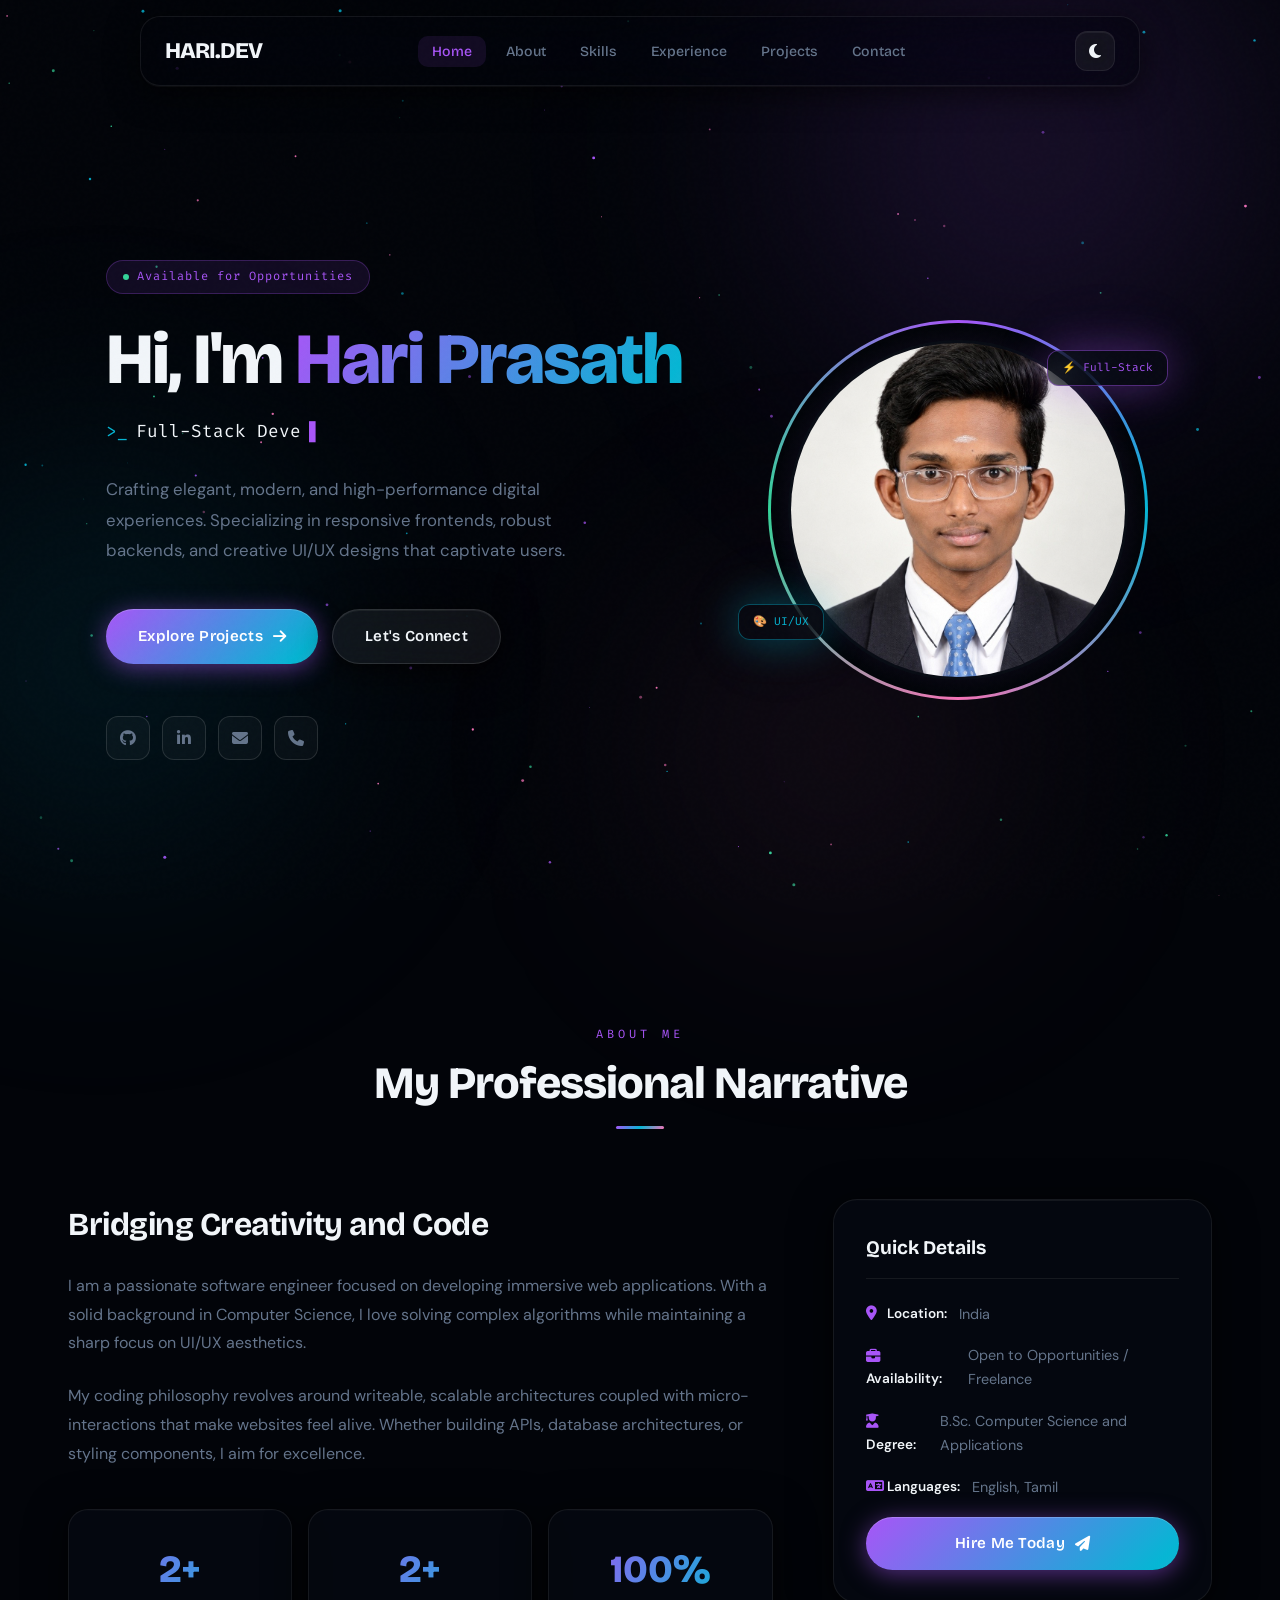
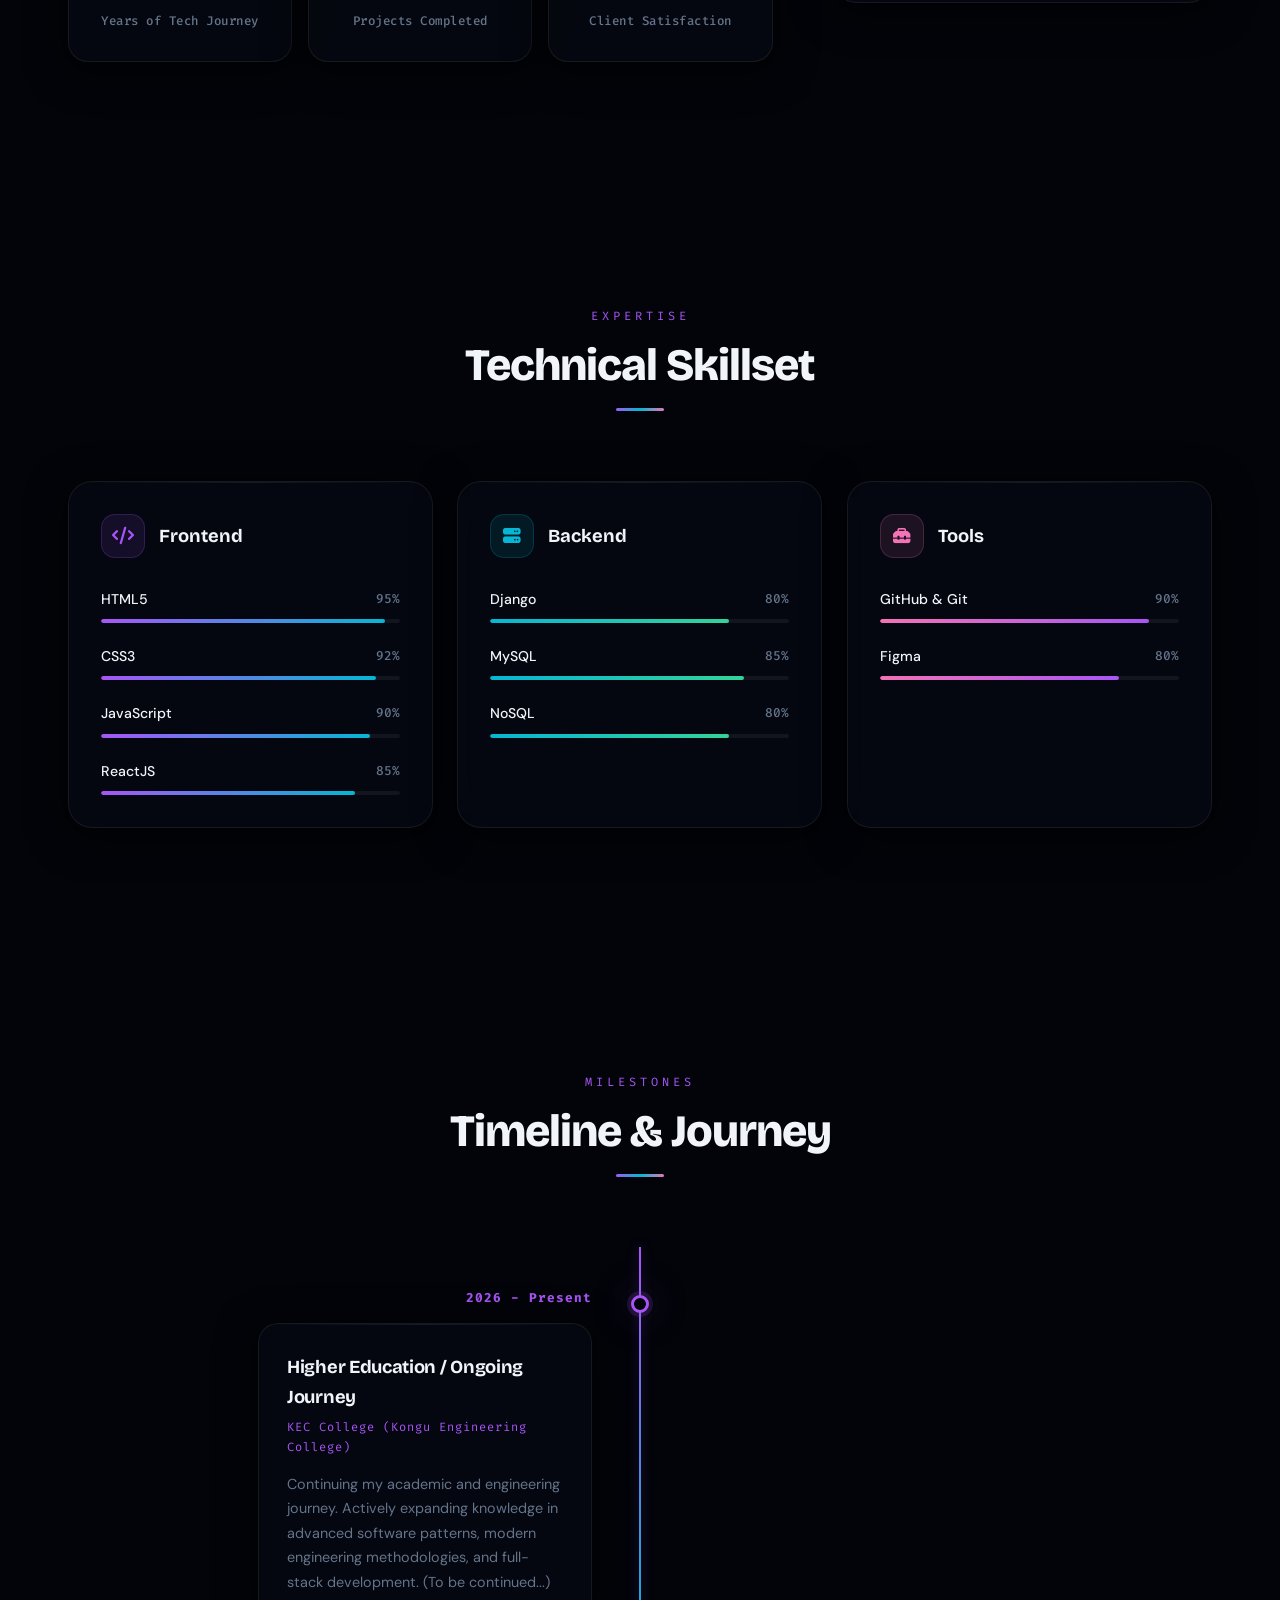
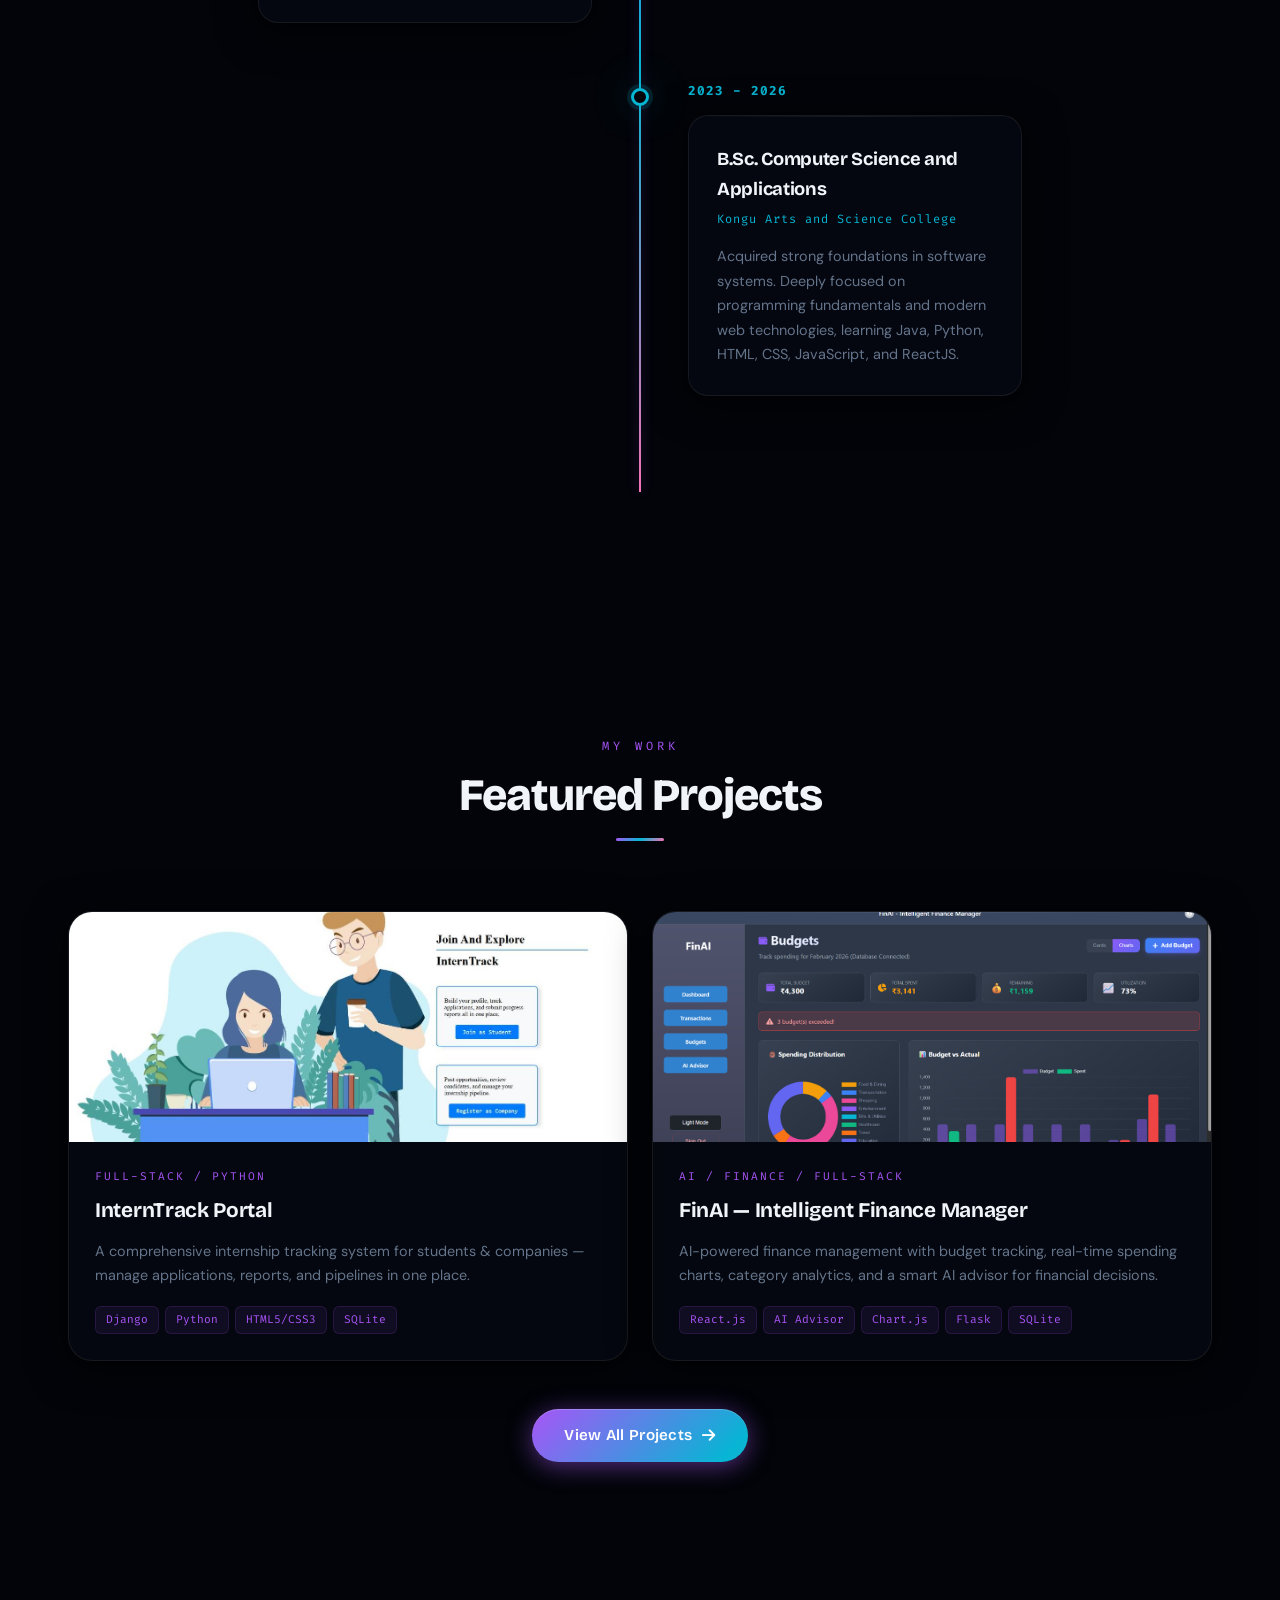
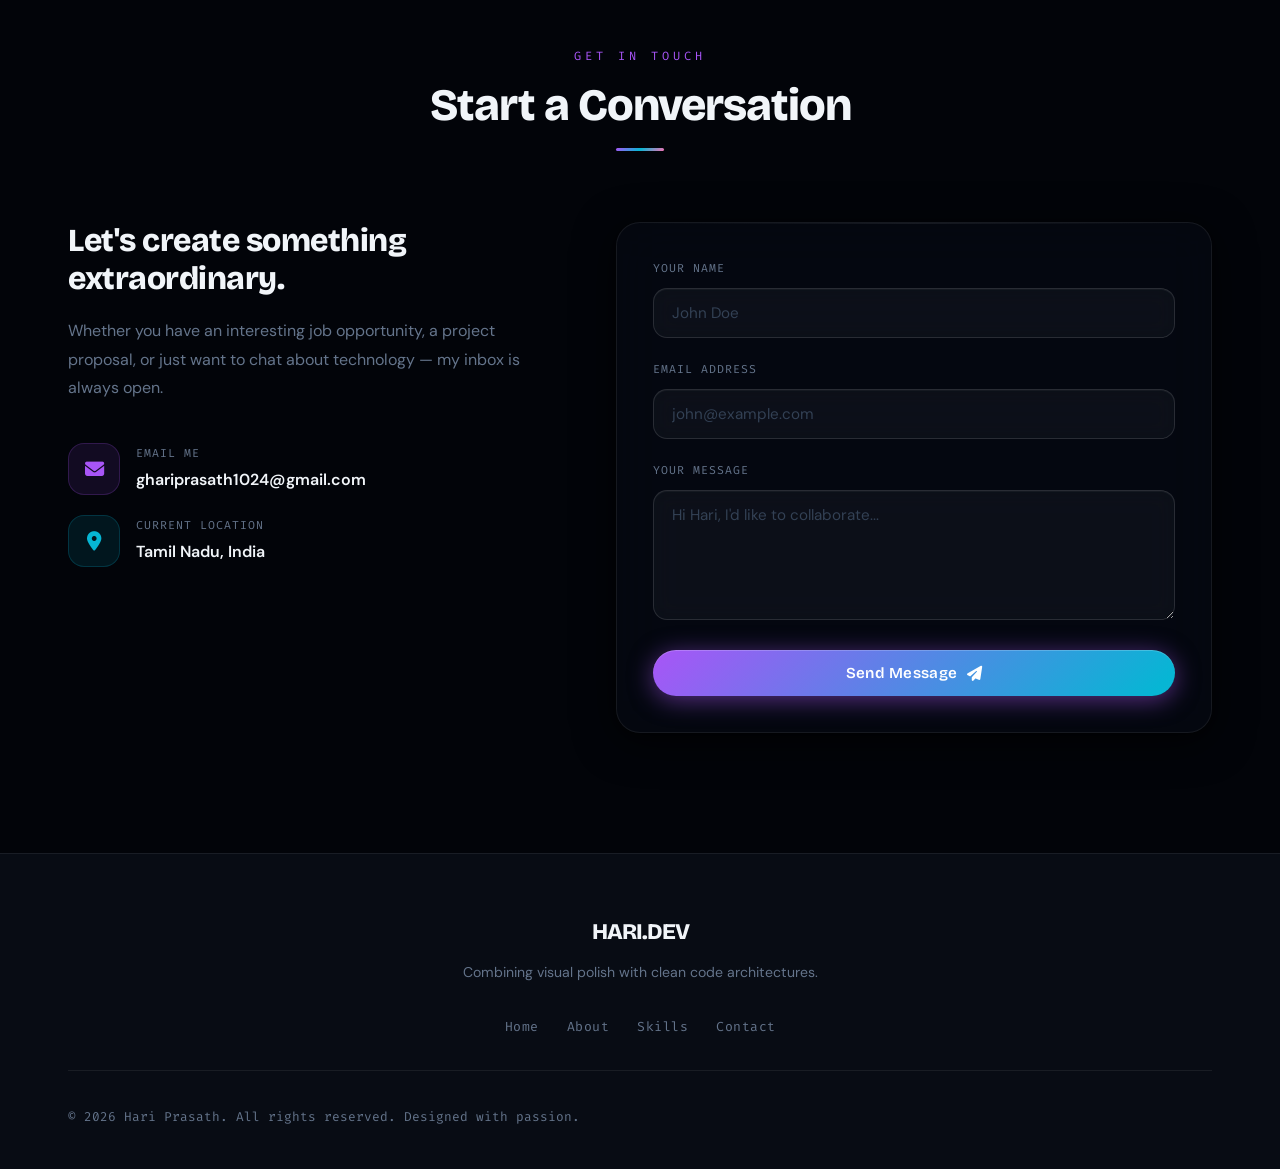
<file: index.html>
<!DOCTYPE html>
<html lang="en" data-theme="dark">
<head>
  <meta charset="UTF-8">
  <meta name="viewport" content="width=device-width, initial-scale=1.0">
  <meta name="description" content="Hari Prasath - Creative Full-Stack Developer & UI/UX Designer. Explore my projects, skills, and professional journey.">
  <meta name="keywords" content="Hari Prasath, Portfolio, Full-Stack Developer, Web Developer, React, Node.js, HTML, CSS, JavaScript">
  <meta name="author" content="Hari Prasath">
  
  <!-- Open Graph / Facebook -->
  <meta property="og:type" content="website">
  <meta property="og:url" content="https://ghariprasath.netlify.app/">
  <meta property="og:title" content="Hari Prasath | Creative Full-Stack Developer">
  <meta property="og:description" content="Explore the portfolio of Hari Prasath, showcasing responsive web design, interactive apps, and full-stack solutions.">
  <meta property="og:image" content="./assets/project_dashboard.png">

  <title>Hari Prasath | Creative Full-Stack Developer</title>

  <!-- Google Fonts -->
  <link rel="preconnect" href="https://fonts.googleapis.com">
  <link rel="preconnect" href="https://fonts.gstatic.com" crossorigin>
  <link href="https://fonts.googleapis.com/css2?family=Bricolage+Grotesque:opsz,wght@12..96,400;12..96,500;12..96,600;12..96,700;12..96,800&family=DM+Sans:ital,opsz,wght@0,9..40,300;0,9..40,400;0,9..40,500;0,9..40,600;1,9..40,300&family=Fira+Code:wght@400;500;600&display=swap" rel="stylesheet">

  <!-- FontAwesome Icons -->
  <link rel="stylesheet" href="https://cdnjs.cloudflare.com/ajax/libs/font-awesome/6.4.0/css/all.min.css">

  <!-- Custom Styles -->
  <link rel="stylesheet" href="style.css">
</head>
<body>



  <!-- Particle Canvas -->
  <canvas id="particle-canvas"></canvas>

  <!-- Background Decorative Blobs -->
  <div class="bg-blob blob-1"></div>
  <div class="bg-blob blob-2"></div>
  <div class="bg-blob blob-3"></div>

  <!-- Header & Navigation -->
  <header class="header" id="main-header">
    <div class="nav-container">
      <a href="#hero" class="logo" id="nav-logo">
        <span class="gradient-text">HARI</span>.DEV
      </a>

      <!-- Desktop Nav Links -->
      <nav class="nav-menu" id="nav-menu">
        <ul class="nav-list">
          <li class="nav-item"><a href="#hero" class="nav-link active" id="link-hero">Home</a></li>
          <li class="nav-item"><a href="#about" class="nav-link" id="link-about">About</a></li>
          <li class="nav-item"><a href="#skills" class="nav-link" id="link-skills">Skills</a></li>
          <li class="nav-item"><a href="#experience" class="nav-link" id="link-experience">Experience</a></li>
          <li class="nav-item"><a href="projects.html" class="nav-link" id="link-projects">Projects</a></li>
          <li class="nav-item"><a href="#contact" class="nav-link" id="link-contact">Contact</a></li>
        </ul>
      </nav>

      <!-- Utility Actions -->
      <div class="nav-actions">
        <button class="theme-toggle" id="theme-toggle-btn" aria-label="Toggle Dark/Light Mode">
          <i class="fa-solid fa-moon" id="theme-icon"></i>
        </button>
        <button class="mobile-menu-toggle" id="mobile-toggle-btn" aria-label="Open Mobile Menu">
          <i class="fa-solid fa-bars-staggered"></i>
        </button>
      </div>
    </div>
  </header>

  <!-- Main Content Wrap -->
  <main>
    
    <!-- Hero Section -->
    <section class="hero-section" id="hero">
      <div class="container hero-container">
        <div class="hero-content">

          <div class="hero-badge">
            <span class="badge-dot"></span>
            Available for Opportunities
          </div>

          <h1 class="hero-title" id="hero-main-title">
            Hi, I'm <span class="g-text">Hari Prasath</span>
          </h1>

          <div class="hero-typing-wrap">
            <span class="prefix">&gt;_</span>
            <span class="typing-text" id="typing-text"></span><span class="typing-cursor">▋</span>
          </div>

          <p class="hero-description">
            Crafting elegant, modern, and high-performance digital experiences. Specializing in responsive frontends, robust backends, and creative UI/UX designs that captivate users.
          </p>

          <div class="hero-actions">
            <a href="projects.html" class="btn btn-primary" id="hero-cta-work">
              Explore Projects <i class="fa-solid fa-arrow-right"></i>
            </a>
            <a href="#contact" class="btn btn-secondary" id="hero-cta-contact">
              Let's Connect
            </a>
          </div>

          <div class="hero-socials">
            <a href="https://github.com/ghariprasath1024" target="_blank" rel="noopener noreferrer" class="social-icon" id="hero-social-github" title="GitHub">
              <i class="fa-brands fa-github"></i>
            </a>
            <a href="https://www.linkedin.com/in/hari-prasath-g-a073b6292/" target="_blank" rel="noopener noreferrer" class="social-icon" id="hero-social-linkedin" title="LinkedIn">
              <i class="fa-brands fa-linkedin-in"></i>
            </a>
            <a href="mailto:ghariprasath1024@gmail.com" class="social-icon" id="hero-social-email" title="Email Me">
              <i class="fa-solid fa-envelope"></i>
            </a>
            <a href="tel:+916379831125" class="social-icon" id="hero-social-phone" title="Call Me">
              <i class="fa-solid fa-phone"></i>
            </a>
          </div>
        </div>

        <div class="hero-visual">
          <div class="avatar-wrapper">
            <div class="avatar-ring"></div>
            <div class="avatar-glowing-back"></div>
            <img src="./assets/avatar1.jpg" alt="Hari Prasath Avatar" class="avatar-image" id="hero-avatar-img">
            <div class="orbit-chip orbit-chip-1">⚡ Full-Stack</div>
            <div class="orbit-chip orbit-chip-2">🎨 UI/UX</div>
          </div>
        </div>
      </div>
    </section>

    <!-- About Section -->
    <section class="about-section section-padding" id="about">
      <div class="container">
        <div class="section-header fade-up">
          <span class="section-tag">About Me</span>
          <h2 class="section-title">My Professional Narrative</h2>
          <div class="section-divider"></div>
        </div>

        <div class="about-grid">
          <div class="about-info fade-up">
            <h3>Bridging Creativity and Code</h3>
            <p>
              I am a passionate software engineer focused on developing immersive web applications. With a solid background in Computer Science, I love solving complex algorithms while maintaining a sharp focus on UI/UX aesthetics.
            </p>
            <p>
              My coding philosophy revolves around writeable, scalable architectures coupled with micro-interactions that make websites feel alive. Whether building APIs, database architectures, or styling components, I aim for excellence.
            </p>

            <div class="stats-grid">
              <div class="stat-card tilt-card" id="stat-experience">
                <span class="stat-number">2+</span>
                <span class="stat-label">Years of Tech Journey</span>
              </div>
              <div class="stat-card tilt-card" id="stat-projects">
                <span class="stat-number">2+</span>
                <span class="stat-label">Projects Completed</span>
              </div>
              <div class="stat-card tilt-card" id="stat-clients">
                <span class="stat-number">100%</span>
                <span class="stat-label">Client Satisfaction</span>
              </div>
            </div>
          </div>

          <div class="about-skills-intro fade-up delay-200">
            <div class="glass-card info-card tilt-card">
              <h4>Quick Details</h4>
              <ul class="quick-details-list">
                <li><strong><i class="fa-solid fa-location-dot"></i> Location:</strong> India</li>
                <li><strong><i class="fa-solid fa-briefcase"></i> Availability:</strong> Open to Opportunities / Freelance</li>
                <li><strong><i class="fa-solid fa-user-graduate"></i> Degree:</strong> B.Sc. Computer Science and Applications</li>
                <li><strong><i class="fa-solid fa-language"></i> Languages:</strong> English, Tamil</li>
              </ul>
              <a href="#contact" class="btn btn-primary btn-full-width" id="about-cta-hire">
                Hire Me Today <i class="fa-solid fa-paper-plane"></i>
              </a>
            </div>
          </div>
        </div>
      </div>
    </section>

    <!-- Skills Section -->
    <section class="skills-section section-padding" id="skills">
      <div class="container">
        <div class="section-header fade-up">
          <span class="section-tag">Expertise</span>
          <h2 class="section-title">Technical Skillset</h2>
          <div class="section-divider"></div>
        </div>

        <div class="skills-grid">
          <!-- Frontend Development -->
          <div class="skills-category-card glass-card tilt-card fade-up" id="skills-cat-frontend">
            <div class="category-header">
              <i class="fa-solid fa-code category-icon"></i>
              <h3>Frontend</h3>
            </div>
            <div class="skills-list">
              <div class="skill-item">
                <div class="skill-info">
                  <span>HTML5</span>
                  <span>95%</span>
                </div>
                <div class="skill-bar"><div class="skill-progress" style="width: 95%"></div></div>
              </div>
              <div class="skill-item">
                <div class="skill-info">
                  <span>CSS3</span>
                  <span>92%</span>
                </div>
                <div class="skill-bar"><div class="skill-progress" style="width: 92%"></div></div>
              </div>
              <div class="skill-item">
                <div class="skill-info">
                  <span>JavaScript</span>
                  <span>90%</span>
                </div>
                <div class="skill-bar"><div class="skill-progress" style="width: 90%"></div></div>
              </div>
              <div class="skill-item">
                <div class="skill-info">
                  <span>ReactJS</span>
                  <span>85%</span>
                </div>
                <div class="skill-bar"><div class="skill-progress" style="width: 85%"></div></div>
              </div>
            </div>
          </div>

          <!-- Backend & Database -->
          <div class="skills-category-card glass-card tilt-card fade-up delay-100" id="skills-cat-backend">
            <div class="category-header">
              <i class="fa-solid fa-server category-icon"></i>
              <h3>Backend</h3>
            </div>
            <div class="skills-list">
              <div class="skill-item">
                <div class="skill-info">
                  <span>Django</span>
                  <span>80%</span>
                </div>
                <div class="skill-bar"><div class="skill-progress" style="width: 80%"></div></div>
              </div>
              <div class="skill-item">
                <div class="skill-info">
                  <span>MySQL</span>
                  <span>85%</span>
                </div>
                <div class="skill-bar"><div class="skill-progress" style="width: 85%"></div></div>
              </div>
              <div class="skill-item">
                <div class="skill-info">
                  <span>NoSQL</span>
                  <span>80%</span>
                </div>
                <div class="skill-bar"><div class="skill-progress" style="width: 80%"></div></div>
              </div>
            </div>
          </div>

          <!-- Dev Tools & Practices -->
          <div class="skills-category-card glass-card tilt-card fade-up delay-200" id="skills-cat-tools">
            <div class="category-header">
              <i class="fa-solid fa-toolbox category-icon"></i>
              <h3>Tools</h3>
            </div>
            <div class="skills-list">
              <div class="skill-item">
                <div class="skill-info">
                  <span>GitHub & Git</span>
                  <span>90%</span>
                </div>
                <div class="skill-bar"><div class="skill-progress" style="width: 90%"></div></div>
              </div>
              <div class="skill-item">
                <div class="skill-info">
                  <span>Figma</span>
                  <span>80%</span>
                </div>
                <div class="skill-bar"><div class="skill-progress" style="width: 80%"></div></div>
              </div>
            </div>
          </div>
        </div>
      </div>
    </section>

    <!-- Experience Section (Timeline) -->
    <section class="experience-section section-padding" id="experience">
      <div class="container">
        <div class="section-header fade-up">
          <span class="section-tag">Milestones</span>
          <h2 class="section-title">Timeline & Journey</h2>
          <div class="section-divider"></div>
        </div>

        <div class="timeline">
          <!-- Timeline Item 1 -->
          <div class="timeline-item left animate-timeline" id="exp-kec">
            <div class="timeline-dot"></div>
            <div class="timeline-date">2026 - Present</div>
            <div class="timeline-content glass-card">
              <h3>Higher Education / Ongoing Journey</h3>
              <span class="timeline-company">KEC College (Kongu Engineering College)</span>
              <p>Continuing my academic and engineering journey. Actively expanding knowledge in advanced software patterns, modern engineering methodologies, and full-stack development. (To be continued...)</p>
            </div>
          </div>

          <!-- Timeline Item 2 -->
          <div class="timeline-item right animate-timeline" id="exp-kongu-arts">
            <div class="timeline-dot"></div>
            <div class="timeline-date">2023 - 2026</div>
            <div class="timeline-content glass-card">
              <h3>B.Sc. Computer Science and Applications</h3>
              <span class="timeline-company">Kongu Arts and Science College</span>
              <p>Acquired strong foundations in software systems. Deeply focused on programming fundamentals and modern web technologies, learning Java, Python, HTML, CSS, JavaScript, and ReactJS.</p>
            </div>
          </div>
        </div>
      </div>
    </section>

    <!-- Featured Projects Section -->
    <section class="featured-projects-section section-padding" id="projects" style="padding-bottom: 60px;">
      <div class="container">
        <div class="section-header fade-up">
          <span class="section-tag">My Work</span>
          <h2 class="section-title">Featured Projects</h2>
          <div class="section-divider"></div>
        </div>

        <div class="projects-grid fade-up">

          <!-- Card: InternTrack Portal -->
          <div class="project-card glass-card tilt-card" data-category="fullstack" id="project-interntrack-home">
            <div class="project-image-wrapper">
              <img src="./assets/1784084636552_cropped.jpg" alt="InternTrack Internship Portal" class="project-image">
              <div class="project-overlay">
                <div class="overlay-links">
                  <a href="https://github.com/ghariprasath1024" target="_blank" rel="noopener noreferrer" class="project-icon-link" title="Source Code"><i class="fa-brands fa-github"></i></a>
                  <a href="projects.html" class="project-icon-link" title="View All Projects"><i class="fa-solid fa-arrow-up-right-from-square"></i></a>
                </div>
              </div>
            </div>
            <div class="project-info">
              <span class="project-category">Full-Stack / Python</span>
              <h3>InternTrack Portal</h3>
              <p>A comprehensive internship tracking system for students & companies — manage applications, reports, and pipelines in one place.</p>
              <div class="project-tags">
                <span>Django</span>
                <span>Python</span>
                <span>HTML5/CSS3</span>
                <span>SQLite</span>
              </div>
            </div>
          </div>

          <!-- Card: FinAI — AI Finance Management System -->
          <div class="project-card glass-card tilt-card" data-category="ai" id="project-finai-home">
            <div class="project-image-wrapper">
              <img src="./assets/finai_dashboard.png" alt="FinAI - Intelligent Finance Manager" class="project-image">
              <div class="project-overlay">
                <div class="overlay-links">
                  <a href="https://github.com/ghariprasath1024" target="_blank" rel="noopener noreferrer" class="project-icon-link" title="Source Code"><i class="fa-brands fa-github"></i></a>
                  <a href="projects.html" class="project-icon-link" title="View All Projects"><i class="fa-solid fa-arrow-up-right-from-square"></i></a>
                </div>
              </div>
            </div>
            <div class="project-info">
              <span class="project-category">AI / Finance / Full-Stack</span>
              <h3>FinAI — Intelligent Finance Manager</h3>
              <p>AI-powered finance management with budget tracking, real-time spending charts, category analytics, and a smart AI advisor for financial decisions.</p>
              <div class="project-tags">
                <span>React.js</span>
                <span>AI Advisor</span>
                <span>Chart.js</span>
                <span>Flask</span>
                <span>SQLite</span>
              </div>
            </div>
          </div>

        </div>

        <!-- View All CTA -->
        <div style="text-align:center; margin-top: 48px;" class="fade-up delay-200">
          <a href="projects.html" class="btn btn-primary">
            View All Projects <i class="fa-solid fa-arrow-right"></i>
          </a>
        </div>

      </div>
    </section>

    <!-- Contact Section -->
    <section class="contact-section section-padding" id="contact">
      <div class="container">
        <div class="section-header fade-up">
          <span class="section-tag">Get In Touch</span>
          <h2 class="section-title">Start a Conversation</h2>
          <div class="section-divider"></div>
        </div>

        <div class="contact-grid">
          <!-- Contact Info -->
          <div class="contact-info-wrap fade-up">
            <h3>Let's create something extraordinary.</h3>
            <p>Whether you have an interesting job opportunity, a project proposal, or just want to chat about technology — my inbox is always open.</p>
            
            <div class="contact-details">
              <div class="contact-detail-item">
                <div class="detail-icon"><i class="fa-solid fa-envelope"></i></div>
                <div class="detail-text">
                  <span>Email Me</span>
                  <a href="mailto:ghariprasath1024@gmail.com">ghariprasath1024@gmail.com</a>
                </div>
              </div>
              
              <div class="contact-detail-item">
                <div class="detail-icon"><i class="fa-solid fa-location-dot"></i></div>
                <div class="detail-text">
                  <span>Current Location</span>
                  <p>Tamil Nadu, India</p>
                </div>
              </div>


            </div>
          </div>

          <!-- Contact Form Card -->
          <div class="contact-form-wrap glass-card tilt-card fade-up delay-100">
            <form id="contact-form" novalidate>
              <div class="form-group">
                <label for="form-name">Your Name</label>
                <input type="text" id="form-name" name="name" placeholder="John Doe" required>
                <span class="error-msg" id="name-error">Name is required</span>
              </div>
              <div class="form-group">
                <label for="form-email">Email Address</label>
                <input type="email" id="form-email" name="email" placeholder="john@example.com" required>
                <span class="error-msg" id="email-error">Please enter a valid email address</span>
              </div>
              <div class="form-group">
                <label for="form-message">Your Message</label>
                <textarea id="form-message" name="message" rows="5" placeholder="Hi Hari, I'd like to collaborate..." required></textarea>
                <span class="error-msg" id="message-error">Message cannot be empty</span>
              </div>
              
              <!-- Form Success Popover (Hidden by default) -->
              <div class="form-status-alert success" id="form-success-msg">
                <i class="fa-solid fa-circle-check"></i> Message sent successfully! I will reach out soon.
              </div>

              <button type="submit" class="btn btn-primary btn-full-width" id="form-submit-btn">
                Send Message <i class="fa-solid fa-paper-plane"></i>
              </button>
            </form>
          </div>
        </div>
      </div>
    </section>

  </main>

  <!-- Footer -->
  <footer class="footer">
    <div class="container footer-container">
      <div class="footer-brand">
        <a href="#hero" class="logo"><span class="gradient-text">HARI</span>.DEV</a>
        <p>Combining visual polish with clean code architectures.</p>
      </div>
      <div class="footer-links">
        <a href="#hero">Home</a>
        <a href="#about">About</a>
        <a href="#skills">Skills</a>
        <a href="#contact">Contact</a>
      </div>
      <div class="footer-bottom">
        <p>&copy; 2026 Hari Prasath. All rights reserved. Designed with passion.</p>
        <button class="back-to-top" id="back-to-top-btn" aria-label="Back to Top" title="Back to Top">
          <i class="fa-solid fa-arrow-up"></i>
        </button>
      </div>
    </div>
  </footer>

  <!-- Custom Scripts -->
  <script src="script.js"></script>
</body>
</html>
</file>
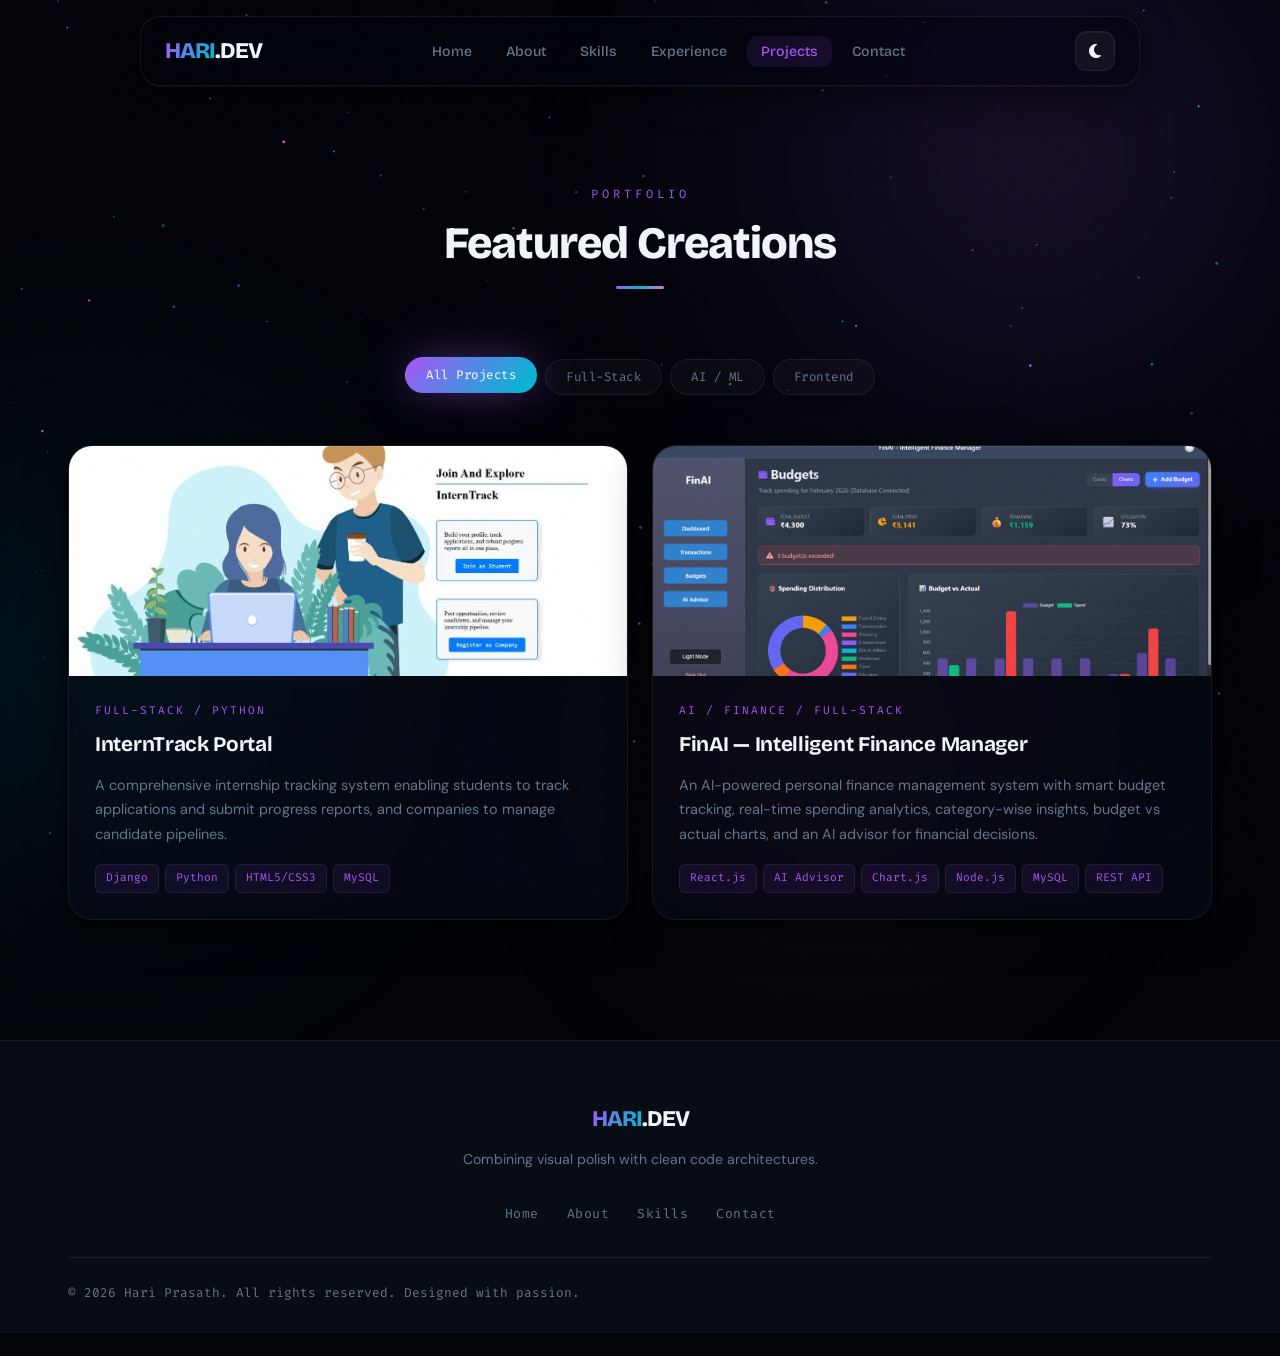
<file: projects.html>
<!DOCTYPE html>
<html lang="en" data-theme="dark">
<head>
  <meta charset="UTF-8">
  <meta name="viewport" content="width=device-width, initial-scale=1.0">
  <meta name="description" content="Hari Prasath - Creative Full-Stack Developer & UI/UX Designer. Explore my featured projects and creations.">
  <meta name="keywords" content="Hari Prasath, Projects, Portfolio, Full-Stack Developer, Web Developer, React, Node.js, HTML, CSS, JavaScript">
  <meta name="author" content="Hari Prasath">
  
  <!-- Open Graph / Facebook -->
  <meta property="og:type" content="website">
  <meta property="og:url" content="https://ghariprasath.netlify.app/projects.html">
  <meta property="og:title" content="Hari Prasath | Projects & Creations">
  <meta property="og:description" content="Explore the projects of Hari Prasath, showcasing responsive web design, interactive apps, and full-stack solutions.">
  <meta property="og:image" content="./assets/project_dashboard.png">

  <title>Hari Prasath | Projects & Creations</title>

  <!-- Google Fonts -->
  <link rel="preconnect" href="https://fonts.googleapis.com">
  <link rel="preconnect" href="https://fonts.gstatic.com" crossorigin>
  <link href="https://fonts.googleapis.com/css2?family=Bricolage+Grotesque:opsz,wght@12..96,400;12..96,500;12..96,600;12..96,700;12..96,800&family=DM+Sans:ital,opsz,wght@0,9..40,300;0,9..40,400;0,9..40,500;0,9..40,600;1,9..40,300&family=Fira+Code:wght@400;500;600&display=swap" rel="stylesheet">

  <!-- FontAwesome Icons -->
  <link rel="stylesheet" href="https://cdnjs.cloudflare.com/ajax/libs/font-awesome/6.4.0/css/all.min.css">

  <!-- Custom Styles -->
  <link rel="stylesheet" href="style.css">
</head>
<body>

  <!-- Particle Canvas -->
  <canvas id="particle-canvas"></canvas>

  <!-- Background Decorative Blobs -->
  <div class="bg-blob blob-1"></div>
  <div class="bg-blob blob-2"></div>
  <div class="bg-blob blob-3"></div>

  <!-- Header & Navigation -->
  <header class="header" id="main-header">
    <div class="nav-container">
      <a href="index.html#hero" class="logo" id="nav-logo">
        <span class="g-text">HARI</span>.DEV
      </a>

      <!-- Desktop Nav Links -->
      <nav class="nav-menu" id="nav-menu">
        <ul class="nav-list">
          <li class="nav-item"><a href="index.html#hero" class="nav-link" id="link-hero">Home</a></li>
          <li class="nav-item"><a href="index.html#about" class="nav-link" id="link-about">About</a></li>
          <li class="nav-item"><a href="index.html#skills" class="nav-link" id="link-skills">Skills</a></li>
          <li class="nav-item"><a href="index.html#experience" class="nav-link" id="link-experience">Experience</a></li>
          <li class="nav-item"><a href="projects.html" class="nav-link active" id="link-projects">Projects</a></li>
          <li class="nav-item"><a href="index.html#contact" class="nav-link" id="link-contact">Contact</a></li>
        </ul>
      </nav>

      <!-- Utility Actions -->
      <div class="nav-actions">
        <button class="theme-toggle" id="theme-toggle-btn" aria-label="Toggle Dark/Light Mode">
          <i class="fa-solid fa-moon" id="theme-icon"></i>
        </button>
        <button class="mobile-menu-toggle" id="mobile-toggle-btn" aria-label="Open Mobile Menu">
          <i class="fa-solid fa-bars-staggered"></i>
        </button>
      </div>
    </div>
  </header>

  <!-- Main Content Wrap -->
  <main>
    <section class="projects-section section-padding" id="projects" style="margin-top: 60px;">
      <div class="container">
        <div class="section-header">
          <span class="section-tag">Portfolio</span>
          <h2 class="section-title">Featured Creations</h2>
          <div class="section-divider"></div>
        </div>
        
        <!-- Filter Controls -->
        <div class="filter-controls">
          <button class="filter-btn active" data-filter="all">All Projects</button>
          <button class="filter-btn" data-filter="fullstack">Full-Stack</button>
          <button class="filter-btn" data-filter="ai">AI / ML</button>
          <button class="filter-btn" data-filter="frontend">Frontend</button>
        </div>

        <!-- Projects Grid -->
        <div class="projects-grid">

          <!-- Card: InternTrack Portal -->
          <div class="project-card glass-card tilt-card show" data-category="fullstack" id="project-interntrack">
            <div class="project-image-wrapper">
              <img src="./assets/1784084636552_cropped.jpg" alt="InternTrack Internship Portal" class="project-image">
              <div class="project-overlay">
                <div class="overlay-links">
                  <a href="https://github.com/ghariprasath1024" target="_blank" rel="noopener noreferrer" class="project-icon-link" title="View Source Code"><i class="fa-brands fa-github"></i></a>
                  <a href="https://github.com/ghariprasath1024" target="_blank" rel="noopener noreferrer" class="project-icon-link" title="Live Demo"><i class="fa-solid fa-arrow-up-right-from-square"></i></a>
                </div>
              </div>
            </div>
            <div class="project-info">
              <span class="project-category">Full-Stack / Python</span>
              <h3>InternTrack Portal</h3>
              <p>A comprehensive internship tracking system enabling students to track applications and submit progress reports, and companies to manage candidate pipelines.</p>
              <div class="project-tags">
                <span>Django</span>
                <span>Python</span>
                <span>HTML5/CSS3</span>
                <span>MySQL</span>
              </div>
            </div>
          </div>

          <!-- Card: FinAI — AI Finance Management System -->
          <div class="project-card glass-card tilt-card show" data-category="ai" id="project-finai">
            <div class="project-image-wrapper">
              <img src="./assets/finai_dashboard.png" alt="FinAI - Intelligent Finance Manager" class="project-image">
              <div class="project-overlay">
                <div class="overlay-links">
                  <a href="https://github.com/ghariprasath1024" target="_blank" rel="noopener noreferrer" class="project-icon-link" title="View Source Code"><i class="fa-brands fa-github"></i></a>
                  <a href="#" class="project-icon-link" title="Live Demo"><i class="fa-solid fa-arrow-up-right-from-square"></i></a>
                </div>
              </div>
            </div>
            <div class="project-info">
              <span class="project-category">AI / Finance / Full-Stack</span>
              <h3>FinAI — Intelligent Finance Manager</h3>
              <p>An AI-powered personal finance management system with smart budget tracking, real-time spending analytics, category-wise insights, budget vs actual charts, and an AI advisor for financial decisions.</p>
              <div class="project-tags">
                <span>React.js</span>
                <span>AI Advisor</span>
                <span>Chart.js</span>
                <span>Node.js</span>
                <span>MySQL</span>
                <span>REST API</span>
              </div>
            </div>
          </div>

        </div>
      </div>
    </section>
  </main>

  <!-- Footer -->
  <footer class="footer">
    <div class="container footer-container">
      <div class="footer-brand">
        <a href="index.html#hero" class="logo"><span class="g-text">HARI</span>.DEV</a>
        <p>Combining visual polish with clean code architectures.</p>
      </div>
      <div class="footer-links">
        <a href="index.html#hero">Home</a>
        <a href="index.html#about">About</a>
        <a href="index.html#skills">Skills</a>
        <a href="index.html#contact">Contact</a>
      </div>
      <div class="footer-bottom">
        <p>&copy; 2026 Hari Prasath. All rights reserved. Designed with passion.</p>
        <button class="back-to-top" id="back-to-top-btn" aria-label="Back to Top" title="Back to Top">
          <i class="fa-solid fa-arrow-up"></i>
        </button>
      </div>
    </div>
  </footer>

  <!-- Custom Scripts -->
  <script src="script.js"></script>
</body>
</html>
</file>
<file: style.css>
/* ==========================================================================
   ANTIGRAVITY STYLE — PREMIUM PORTFOLIO DESIGN
   Deep Space • Aurora Gradients • Cinematic Glass • Neon Glow
   ========================================================================== */

@import url('https://fonts.googleapis.com/css2?family=Syne:wght@400;500;600;700;800&family=Inter:wght@300;400;500;600&family=Space+Mono:wght@400;700&display=swap');

/* ── DESIGN TOKENS ─────────────────────────────────────────────────────── */
:root {
  --font-display: 'Bricolage Grotesque', sans-serif;
  --font-body:    'DM Sans', sans-serif;
  --font-mono:    'Fira Code', monospace;

  /* Aurora palette */
  --col-a: #a855f7;   /* violet */
  --col-b: #06b6d4;   /* cyan   */
  --col-c: #f472b6;   /* pink   */
  --col-d: #34d399;   /* mint   */

  --aurora: linear-gradient(135deg, var(--col-a) 0%, var(--col-b) 50%, var(--col-c) 100%);
  --aurora-2: linear-gradient(135deg, var(--col-b) 0%, var(--col-d) 100%);
  --aurora-text: linear-gradient(120deg, var(--col-a), var(--col-b), var(--col-c));

  /* Dark surface */
  --bg:        #020409;
  --bg-2:      #080c14;
  --bg-3:      #0d1220;
  --surface:   rgba(255,255,255,0.03);
  --surface-2: rgba(255,255,255,0.06);

  /* Borders */
  --border:       rgba(255,255,255,0.07);
  --border-glow:  rgba(168,85,247,0.45);
  --border-shine: rgba(255,255,255,0.12);

  /* Text */
  --text:   #f1f5f9;
  --muted:  #64748b;
  --subtle: #334155;

  /* Glow shadows */
  --glow-a: 0 0 40px rgba(168,85,247,0.35), 0 0 80px rgba(168,85,247,0.1);
  --glow-b: 0 0 40px rgba(6,182,212,0.35), 0 0 80px rgba(6,182,212,0.1);
  --glow-c: 0 0 40px rgba(244,114,182,0.35), 0 0 80px rgba(244,114,182,0.1);
  --shadow: 0 8px 40px rgba(0,0,0,0.7), 0 2px 8px rgba(0,0,0,0.4);

  /* Glass */
  --glass-bg:   rgba(8,12,20,0.55);
  --glass-blur: blur(24px) saturate(180%);
  --glass-edge: rgba(255,255,255,0.07);
  --glass-top:  linear-gradient(90deg, transparent 0%, rgba(255,255,255,0.08) 50%, transparent 100%);

  /* Motion */
  --ease:  cubic-bezier(0.16, 1, 0.3, 1);
  --ease2: cubic-bezier(0.4, 0, 0.2, 1);

  --container: 1200px;
  --section-py: 120px;
}

[data-theme="light"] {
  --bg:        #f8faff;
  --bg-2:      #f0f4ff;
  --bg-3:      #e8eeff;
  --surface:   rgba(15,23,42,0.03);
  --surface-2: rgba(15,23,42,0.06);
  --border:       rgba(15,23,42,0.08);
  --border-glow:  rgba(124,58,237,0.4);
  --border-shine: rgba(255,255,255,0.8);
  --text:   #0f172a;
  --muted:  #475569;
  --subtle: #cbd5e1;
  --glass-bg:   rgba(255,255,255,0.7);
  --glass-edge: rgba(15,23,42,0.07);
  --glass-top:  linear-gradient(90deg, transparent 0%, rgba(255,255,255,0.6) 50%, transparent 100%);
  --shadow: 0 8px 40px rgba(148,163,184,0.25), 0 2px 8px rgba(148,163,184,0.15);
  --col-a: #7c3aed;
  --col-b: #0891b2;
  --col-c: #db2777;
  --col-d: #059669;
}

/* ── RESET ─────────────────────────────────────────────────────────────── */
*,*::before,*::after { box-sizing:border-box; margin:0; padding:0; }

html { scroll-behavior:smooth; font-size:16px; }

body {
  font-family: var(--font-body);
  background: var(--bg);
  color: var(--text);
  overflow-x: hidden;
  line-height: 1.65;
  transition: background 0.5s var(--ease2), color 0.5s var(--ease2);
}

ul { list-style:none; }
a  { text-decoration:none; color:inherit; }
img { max-width:100%; height:auto; display:block; }

/* Scrollbar */
::-webkit-scrollbar { width:6px; }
::-webkit-scrollbar-track { background:var(--bg-2); }
::-webkit-scrollbar-thumb {
  background: var(--aurora);
  border-radius:3px;
}

/* ── UTILITY ───────────────────────────────────────────────────────────── */
.container {
  max-width: var(--container);
  margin: 0 auto;
  padding: 0 28px;
  position: relative;
  z-index: 1;
}

.section-padding { padding: var(--section-py) 0; }

/* Gradient text */
.g-text {
  background: var(--aurora-text);
  -webkit-background-clip: text;
  -webkit-text-fill-color: transparent;
  background-clip: text;
  background-size: 200%;
  animation: aurora-shift 4s linear infinite;
}

@keyframes aurora-shift {
  0%   { background-position: 0% 50%;   }
  50%  { background-position: 100% 50%; }
  100% { background-position: 0% 50%;   }
}

/* Noise texture overlay */
body::before {
  content: '';
  position: fixed;
  inset: 0;
  background-image: url("data:image/svg+xml,%3Csvg viewBox='0 0 256 256' xmlns='http://www.w3.org/2000/svg'%3E%3Cfilter id='n'%3E%3CfeTurbulence type='fractalNoise' baseFrequency='0.9' numOctaves='4' stitchTiles='stitch'/%3E%3C/filter%3E%3Crect width='100%25' height='100%25' filter='url(%23n)' opacity='0.03'/%3E%3C/svg%3E");
  pointer-events: none;
  z-index: 9999;
  opacity: 0.4;
}

/* ── GLASS CARD ────────────────────────────────────────────────────────── */
.glass-card {
  background: var(--glass-bg);
  backdrop-filter: var(--glass-blur);
  -webkit-backdrop-filter: var(--glass-blur);
  border: 1px solid var(--glass-edge);
  border-radius: 24px;
  box-shadow: var(--shadow);
  position: relative;
  overflow: hidden;
  transition: all 0.5s var(--ease);
}

/* Top shine */
.glass-card::before {
  content: '';
  position: absolute;
  top: 0; left: 0; right: 0;
  height: 1px;
  background: var(--glass-top);
  pointer-events: none;
  z-index: 2;
}

/* Inner glow on hover */
.glass-card::after {
  content: '';
  position: absolute;
  inset: 0;
  border-radius: inherit;
  background: radial-gradient(600px circle at var(--mouse-x,50%) var(--mouse-y,50%), rgba(168,85,247,0.06), transparent 40%);
  opacity: 0;
  transition: opacity 0.4s;
  pointer-events: none;
  z-index: 1;
}

.glass-card:hover::after { opacity: 1; }

.glass-card:hover {
  border-color: var(--border-glow);
  transform: translateY(-6px);
  box-shadow: var(--shadow), var(--glow-a);
}

/* ── BACKGROUND LAYERS ─────────────────────────────────────────────────── */
#particle-canvas {
  position: fixed;
  inset: 0;
  z-index: 0;
  pointer-events: none;
}

.bg-blob {
  position: fixed;
  border-radius: 50%;
  filter: blur(120px);
  z-index: 0;
  pointer-events: none;
  animation: blob-drift 25s infinite alternate var(--ease);
}

.blob-1 {
  width: 700px; height: 700px;
  background: radial-gradient(circle, rgba(168,85,247,0.2) 0%, transparent 70%);
  top: -200px; right: -100px;
  animation-duration: 20s;
}

.blob-2 {
  width: 600px; height: 600px;
  background: radial-gradient(circle, rgba(6,182,212,0.15) 0%, transparent 70%);
  top: 40%; left: -200px;
  animation-duration: 28s;
  animation-delay: -8s;
}

.blob-3 {
  width: 500px; height: 500px;
  background: radial-gradient(circle, rgba(244,114,182,0.12) 0%, transparent 70%);
  bottom: -100px; right: 15%;
  animation-duration: 22s;
  animation-delay: -14s;
}

@keyframes blob-drift {
  0%   { transform: translate(0,0) scale(1); }
  33%  { transform: translate(80px,-60px) scale(1.15); }
  66%  { transform: translate(-40px,100px) scale(0.9); }
  100% { transform: translate(20px,-20px) scale(1.05); }
}

/* ── BUTTONS ───────────────────────────────────────────────────────────── */
.btn {
  display: inline-flex;
  align-items: center;
  gap: 10px;
  padding: 14px 32px;
  font-family: var(--font-display);
  font-size: 0.95rem;
  font-weight: 600;
  letter-spacing: 0.3px;
  border-radius: 50px;
  border: none;
  cursor: pointer;
  position: relative;
  overflow: hidden;
  transition: all 0.4s var(--ease);
}

.btn-primary {
  background: var(--aurora);
  background-size: 200%;
  color: #fff;
  box-shadow: 0 4px 24px rgba(168,85,247,0.5), inset 0 1px 0 rgba(255,255,255,0.2);
}

/* Shimmer sweep */
.btn-primary::before {
  content: '';
  position: absolute;
  top: 0; left: -100%;
  width: 60%; height: 100%;
  background: linear-gradient(90deg, transparent, rgba(255,255,255,0.25), transparent);
  transform: skewX(-20deg);
  transition: left 0.7s var(--ease);
}

.btn-primary:hover::before { left: 160%; }

.btn-primary:hover {
  background-position: 100%;
  transform: translateY(-3px);
  box-shadow: 0 8px 40px rgba(168,85,247,0.6), var(--glow-a);
}

.btn-secondary {
  background: var(--surface-2);
  backdrop-filter: blur(12px);
  -webkit-backdrop-filter: blur(12px);
  color: var(--text);
  border: 1px solid var(--border-shine);
  box-shadow: inset 0 1px 0 rgba(255,255,255,0.06), var(--shadow);
}

.btn-secondary:hover {
  background: var(--surface);
  border-color: var(--col-a);
  transform: translateY(-3px);
  box-shadow: var(--glow-a);
}

.btn-full-width { width: 100%; justify-content: center; }

/* ── HEADER ────────────────────────────────────────────────────────────── */
.header {
  position: fixed;
  top: 16px;
  left: 50%;
  transform: translateX(-50%);
  width: calc(100% - 48px);
  max-width: 1000px;
  z-index: 1000;
  background: rgba(2,4,9,0.6);
  backdrop-filter: blur(30px) saturate(200%);
  -webkit-backdrop-filter: blur(30px) saturate(200%);
  border: 1px solid var(--border);
  border-radius: 20px;
  box-shadow: 0 1px 0 rgba(255,255,255,0.04), 0 8px 32px rgba(0,0,0,0.6);
  transition: all 0.5s var(--ease);
}

[data-theme="light"] .header {
  background: rgba(248,250,255,0.75);
  box-shadow: 0 1px 0 rgba(255,255,255,0.9), 0 8px 32px rgba(148,163,184,0.15);
}

.header.scrolled {
  top: 10px;
  box-shadow: 0 1px 0 rgba(255,255,255,0.04), 0 16px 48px rgba(0,0,0,0.8), var(--glow-a);
  border-color: rgba(168,85,247,0.15);
}

.nav-container {
  max-width: 100%;
  padding: 14px 24px;
  display: flex;
  justify-content: space-between;
  align-items: center;
}

.logo {
  font-family: var(--font-display);
  font-size: 1.4rem;
  font-weight: 800;
  letter-spacing: -1px;
}

.nav-list {
  display: flex;
  gap: 6px;
}

.nav-link {
  font-family: var(--font-display);
  font-weight: 500;
  font-size: 0.88rem;
  color: var(--muted);
  padding: 7px 14px;
  border-radius: 10px;
  transition: all 0.3s var(--ease2);
  position: relative;
}

.nav-link:hover {
  color: var(--text);
  background: var(--surface-2);
}

.nav-link.active {
  color: var(--col-a);
  background: rgba(168,85,247,0.1);
}

.nav-actions {
  display: flex;
  align-items: center;
  gap: 10px;
}

.theme-toggle, .mobile-menu-toggle {
  background: var(--surface-2);
  backdrop-filter: blur(12px);
  border: 1px solid var(--border);
  color: var(--text);
  width: 40px; height: 40px;
  border-radius: 12px;
  display: flex;
  align-items: center;
  justify-content: center;
  font-size: 1rem;
  cursor: pointer;
  transition: all 0.3s var(--ease);
  box-shadow: inset 0 1px 0 rgba(255,255,255,0.06);
}

.theme-toggle:hover, .mobile-menu-toggle:hover {
  border-color: var(--col-a);
  color: var(--col-a);
  box-shadow: var(--glow-a);
  transform: scale(1.1);
}

.mobile-menu-toggle { display: none; }

/* ── HERO ──────────────────────────────────────────────────────────────── */
.hero-section {
  min-height: 100vh;
  display: flex;
  align-items: center;
  padding-top: 120px;
  position: relative;
}

.hero-container {
  display: grid;
  grid-template-columns: 1fr 0.75fr;
  gap: 60px;
  align-items: center;
}

.hero-content {
  display: flex;
  flex-direction: column;
  align-items: flex-start;
}

/* Pill badge */
.hero-badge {
  display: inline-flex;
  align-items: center;
  gap: 8px;
  padding: 6px 16px;
  background: rgba(168,85,247,0.1);
  border: 1px solid rgba(168,85,247,0.25);
  border-radius: 50px;
  font-family: var(--font-mono);
  font-size: 0.75rem;
  color: var(--col-a);
  margin-bottom: 28px;
  letter-spacing: 1px;
  animation: badge-pulse 3s infinite;
}

.hero-badge .badge-dot {
  width: 6px; height: 6px;
  border-radius: 50%;
  background: var(--col-d);
  animation: dot-blink 1.5s infinite;
}

@keyframes badge-pulse {
  0%,100% { box-shadow: 0 0 0 0 rgba(168,85,247,0); }
  50%      { box-shadow: 0 0 0 4px rgba(168,85,247,0.1); }
}

@keyframes dot-blink {
  0%,100% { opacity:1; }
  50%      { opacity:0.3; }
}

.hero-title {
  font-family: var(--font-display);
  font-size: 4.5rem;
  line-height: 1.05;
  font-weight: 800;
  letter-spacing: -2px;
  margin-bottom: 20px;
}

.hero-typing-wrap {
  font-family: var(--font-mono);
  font-size: 1.1rem;
  font-weight: 400;
  margin-bottom: 28px;
  color: var(--muted);
  display: flex;
  align-items: center;
  gap: 8px;
}

.hero-typing-wrap .prefix {
  color: var(--col-b);
}

.typing-text {
  color: var(--text);
}

.typing-cursor {
  color: var(--col-a);
  animation: cursor-blink 1s infinite;
  font-weight: 300;
}

@keyframes cursor-blink { 50% { opacity:0; } }

.hero-description {
  font-size: 1.05rem;
  color: var(--muted);
  margin-bottom: 44px;
  max-width: 520px;
  line-height: 1.8;
}

.hero-actions {
  display: flex;
  gap: 14px;
  margin-bottom: 52px;
}

.hero-socials {
  display: flex;
  gap: 12px;
}

.social-icon {
  width: 44px; height: 44px;
  border-radius: 12px;
  background: var(--surface);
  border: 1px solid var(--border-shine);
  display: flex;
  align-items: center;
  justify-content: center;
  font-size: 1rem;
  color: var(--muted);
  transition: all 0.3s var(--ease);
  backdrop-filter: blur(10px);
}

.social-icon:hover {
  background: var(--aurora);
  color: #fff;
  border-color: transparent;
  transform: translateY(-4px) scale(1.1);
  box-shadow: var(--glow-a);
}

/* Hero Visual */
.hero-visual {
  display: flex;
  justify-content: center;
  align-items: center;
}

.avatar-wrapper {
  position: relative;
  width: 340px;
  height: 340px;
}

/* Outer aurora ring */
.avatar-ring {
  position: absolute;
  inset: -20px;
  border-radius: 50%;
  background: conic-gradient(from 0deg, var(--col-a), var(--col-b), var(--col-c), var(--col-d), var(--col-a));
  animation: ring-spin 6s linear infinite;
  padding: 3px;
}

.avatar-ring::before {
  content: '';
  position: absolute;
  inset: 3px;
  background: var(--bg);
  border-radius: 50%;
}

@keyframes ring-spin { 100% { transform: rotate(360deg); } }

/* Pulsing glow */
.avatar-glowing-back {
  position: absolute;
  inset: -30px;
  background: radial-gradient(circle, rgba(168,85,247,0.4) 0%, transparent 65%);
  border-radius: 50%;
  animation: glow-pulse 4s infinite alternate ease-in-out;
}

@keyframes glow-pulse {
  0%   { opacity:0.4; transform:scale(0.9); }
  100% { opacity:0.7; transform:scale(1.1); }
}

.avatar-image {
  position: relative;
  width: 100%;
  height: 100%;
  object-fit: cover;
  border-radius: 50%;
  border: 3px solid var(--bg-2);
  z-index: 2;
  transform: rotate(-90deg);
}

/* Floating orbital chips */
.orbit-chip {
  position: absolute;
  background: var(--glass-bg);
  backdrop-filter: blur(16px);
  border: 1px solid var(--border-glow);
  border-radius: 12px;
  padding: 8px 14px;
  font-family: var(--font-mono);
  font-size: 0.7rem;
  color: var(--col-a);
  white-space: nowrap;
  z-index: 5;
  box-shadow: var(--glow-a);
}

.orbit-chip-1 {
  top: 10px; right: -40px;
  animation: chip-float 3s infinite alternate ease-in-out;
}

.orbit-chip-2 {
  bottom: 40px; left: -50px;
  color: var(--col-b);
  border-color: rgba(6,182,212,0.4);
  box-shadow: var(--glow-b);
  animation: chip-float 4s infinite alternate-reverse ease-in-out;
}

@keyframes chip-float {
  0%   { transform: translateY(0px); }
  100% { transform: translateY(-12px); }
}

/* ── SECTION HEADERS ───────────────────────────────────────────────────── */
.section-header {
  text-align: center;
  margin-bottom: 70px;
}

.section-tag {
  font-family: var(--font-mono);
  font-size: 0.75rem;
  text-transform: uppercase;
  letter-spacing: 4px;
  color: var(--col-a);
  font-weight: 400;
  display: inline-block;
  margin-bottom: 14px;
}

.section-title {
  font-family: var(--font-display);
  font-size: 2.8rem;
  font-weight: 800;
  letter-spacing: -1px;
  line-height: 1.1;
}

.section-divider {
  width: 48px;
  height: 3px;
  background: var(--aurora);
  margin: 18px auto 0;
  border-radius: 2px;
}

/* ── ABOUT SECTION ─────────────────────────────────────────────────────── */
.about-grid {
  display: grid;
  grid-template-columns: 1.3fr 0.7fr;
  gap: 60px;
  align-items: start;
}

.about-info h3 {
  font-family: var(--font-display);
  font-size: 2rem;
  font-weight: 700;
  margin-bottom: 20px;
  letter-spacing: -0.5px;
}

.about-info p {
  color: var(--muted);
  margin-bottom: 24px;
  font-size: 1rem;
  line-height: 1.8;
}

.stats-grid {
  display: grid;
  grid-template-columns: repeat(3, 1fr);
  gap: 16px;
  margin-top: 40px;
}

.stat-card {
  background: var(--glass-bg);
  backdrop-filter: var(--glass-blur);
  -webkit-backdrop-filter: var(--glass-blur);
  border: 1px solid var(--glass-edge);
  padding: 28px 20px;
  border-radius: 20px;
  text-align: center;
  box-shadow: var(--shadow);
  position: relative;
  overflow: hidden;
  transition: all 0.4s var(--ease);
}

.stat-card::before {
  content: '';
  position: absolute;
  top: 0; left: 0; right: 0;
  height: 1px;
  background: var(--glass-top);
}

.stat-card:hover {
  transform: translateY(-6px);
  border-color: var(--border-glow);
  box-shadow: var(--shadow), var(--glow-a);
}

.stat-number {
  display: block;
  font-family: var(--font-display);
  font-size: 2.4rem;
  font-weight: 800;
  background: var(--aurora-text);
  background-size: 200%;
  -webkit-background-clip: text;
  -webkit-text-fill-color: transparent;
  background-clip: text;
  margin-bottom: 6px;
  animation: aurora-shift 4s linear infinite;
}

.stat-label {
  font-size: 0.78rem;
  color: var(--muted);
  font-weight: 500;
  font-family: var(--font-mono);
  letter-spacing: 0.5px;
}

.info-card { padding: 32px; }

.info-card h4 {
  font-family: var(--font-display);
  font-size: 1.2rem;
  font-weight: 700;
  margin-bottom: 24px;
  padding-bottom: 14px;
  border-bottom: 1px solid var(--border);
}

.quick-details-list li {
  margin-bottom: 18px;
  font-size: 0.9rem;
  display: flex;
  align-items: center;
  gap: 12px;
  color: var(--muted);
}

.quick-details-list li i {
  color: var(--col-a);
  width: 18px;
  font-size: 0.9rem;
}

.quick-details-list strong {
  font-weight: 600;
  color: var(--text);
  font-size: 0.85rem;
}

/* ── SKILLS SECTION ────────────────────────────────────────────────────── */
.skills-grid {
  display: grid;
  grid-template-columns: repeat(3, 1fr);
  gap: 24px;
}

.skills-category-card {
  padding: 32px;
  height: 100%;
}

.category-header {
  display: flex;
  align-items: center;
  gap: 14px;
  margin-bottom: 30px;
}

.category-icon {
  font-size: 1.1rem;
  color: var(--col-a);
  width: 44px; height: 44px;
  background: rgba(168,85,247,0.1);
  border: 1px solid rgba(168,85,247,0.2);
  border-radius: 14px;
  display: flex;
  align-items: center;
  justify-content: center;
}

#skills-cat-backend .category-icon {
  color: var(--col-b);
  background: rgba(6,182,212,0.1);
  border-color: rgba(6,182,212,0.2);
}

#skills-cat-tools .category-icon {
  color: var(--col-c);
  background: rgba(244,114,182,0.1);
  border-color: rgba(244,114,182,0.2);
}

.category-header h3 {
  font-family: var(--font-display);
  font-size: 1.15rem;
  font-weight: 700;
}

.skills-list {
  display: flex;
  flex-direction: column;
  gap: 22px;
}

.skill-item {
  display: flex;
  flex-direction: column;
  gap: 8px;
}

.skill-info {
  display: flex;
  justify-content: space-between;
  font-size: 0.88rem;
  font-weight: 500;
}

.skill-info span:last-child {
  font-family: var(--font-mono);
  font-size: 0.8rem;
  color: var(--muted);
}

.skill-bar {
  width: 100%;
  height: 4px;
  background: var(--surface-2);
  border-radius: 2px;
  overflow: hidden;
}

.skill-progress {
  height: 100%;
  border-radius: 2px;
  background: var(--aurora);
  background-size: 200%;
  transform: scaleX(0);
  transform-origin: left;
  animation: fill-bar 1.8s forwards var(--ease);
  animation-delay: 0.3s;
}

#skills-cat-backend .skill-progress { background: var(--aurora-2); }

#skills-cat-tools .skill-progress {
  background: linear-gradient(135deg, var(--col-c), var(--col-a));
}

@keyframes fill-bar { to { transform: scaleX(1); } }

/* ── PROJECTS SECTION ──────────────────────────────────────────────────── */
.filter-controls {
  display: flex;
  justify-content: center;
  gap: 8px;
  margin-bottom: 50px;
}

.filter-btn {
  font-family: var(--font-mono);
  font-size: 0.78rem;
  letter-spacing: 0.5px;
  padding: 9px 20px;
  border-radius: 50px;
  background: var(--surface);
  border: 1px solid var(--border);
  color: var(--muted);
  cursor: pointer;
  transition: all 0.3s var(--ease);
}

.filter-btn:hover, .filter-btn.active {
  background: var(--aurora);
  background-size: 200%;
  color: #fff;
  border-color: transparent;
  box-shadow: var(--glow-a);
  transform: translateY(-2px);
}

.projects-grid {
  display: grid;
  grid-template-columns: repeat(2, 1fr);
  gap: 24px;
}

.project-card {
  overflow: hidden;
  display: flex;
  flex-direction: column;
  height: 100%;
}

.project-image-wrapper {
  position: relative;
  height: 230px;
  overflow: hidden;
  background: var(--bg-2);
}

.project-image {
  width: 100%;
  height: 100%;
  object-fit: cover;
  transition: transform 0.6s var(--ease);
}

.project-placeholder-bg {
  width: 100%;
  height: 100%;
  display: flex;
  align-items: center;
  justify-content: center;
  transition: transform 0.6s var(--ease);
}

.gradient-1 { background: linear-gradient(135deg, #1e1b4b 0%, #312e81 50%, #4c1d95 100%); }
.gradient-2 { background: linear-gradient(135deg, #0c4a6e 0%, #075985 50%, #0e7490 100%); }
.gradient-3 { background: linear-gradient(135deg, #4a044e 0%, #701a75 50%, #86198f 100%); }

.placeholder-icon {
  font-size: 3.5rem;
  color: rgba(255,255,255,0.15);
}

.project-overlay {
  position: absolute;
  inset: 0;
  background: rgba(2,4,9,0.88);
  backdrop-filter: blur(4px);
  display: flex;
  align-items: center;
  justify-content: center;
  opacity: 0;
  transition: all 0.4s var(--ease);
  z-index: 2;
}

.overlay-links { display: flex; gap: 14px; }

.project-icon-link {
  width: 48px; height: 48px;
  border-radius: 14px;
  background: var(--glass-bg);
  border: 1px solid var(--border-shine);
  color: var(--text);
  display: flex;
  align-items: center;
  justify-content: center;
  font-size: 1.1rem;
  transform: translateY(20px);
  transition: all 0.4s var(--ease);
}

.project-icon-link:hover {
  background: var(--aurora);
  color: #fff;
  border-color: transparent;
  box-shadow: var(--glow-a);
}

.project-card:hover .project-image,
.project-card:hover .project-placeholder-bg { transform: scale(1.07); }

.project-card:hover .project-overlay { opacity: 1; }

.project-card:hover .project-icon-link { transform: translateY(0); }
.project-card:hover .project-icon-link:nth-child(2) { transition-delay: 0.08s; }

.project-info {
  padding: 26px;
  display: flex;
  flex-direction: column;
  flex-grow: 1;
}

.project-category {
  font-family: var(--font-mono);
  font-size: 0.7rem;
  letter-spacing: 2px;
  color: var(--col-a);
  font-weight: 400;
  margin-bottom: 8px;
  text-transform: uppercase;
}

.project-info h3 {
  font-family: var(--font-display);
  font-size: 1.3rem;
  font-weight: 700;
  margin-bottom: 10px;
  letter-spacing: -0.3px;
}

.project-info p {
  color: var(--muted);
  font-size: 0.9rem;
  margin-bottom: 18px;
  flex-grow: 1;
  line-height: 1.7;
}

.project-tags {
  display: flex;
  flex-wrap: wrap;
  gap: 6px;
}

.project-tags span {
  font-family: var(--font-mono);
  font-size: 0.7rem;
  padding: 4px 10px;
  border-radius: 6px;
  background: rgba(168,85,247,0.08);
  border: 1px solid rgba(168,85,247,0.15);
  color: var(--col-a);
}

.project-card.hide { display: none; }

.project-card.show {
  animation: pop-in 0.4s forwards var(--ease);
}

@keyframes pop-in {
  from { opacity:0; transform:scale(0.92) translateY(12px); }
  to   { opacity:1; transform:scale(1) translateY(0); }
}

/* ── EXPERIENCE TIMELINE ───────────────────────────────────────────────── */
.timeline {
  position: relative;
  max-width: 860px;
  margin: 0 auto;
  padding: 40px 0;
}

.timeline::before {
  content: '';
  position: absolute;
  top: 0; left: 50%;
  width: 2px; height: 100%;
  background: linear-gradient(180deg, var(--col-a) 0%, var(--col-b) 50%, var(--col-c) 100%);
  transform: translateX(-50%);
  box-shadow: 0 0 12px rgba(168,85,247,0.4);
}

.timeline-item {
  position: relative;
  width: 50%;
  padding: 0 48px 48px 48px;
  box-sizing: border-box;
}

.timeline-item.left  { left: 0; text-align: right; }
.timeline-item.right { left: 50%; text-align: left; }

.timeline-dot {
  position: absolute;
  top: 8px;
  width: 18px; height: 18px;
  border-radius: 50%;
  background: var(--bg);
  border: 3px solid var(--col-a);
  box-shadow: 0 0 0 4px rgba(168,85,247,0.15), var(--glow-a);
  z-index: 10;
}

.timeline-item.left .timeline-dot  { right: -9px; }
.timeline-item.right .timeline-dot {
  left: -9px;
  border-color: var(--col-b);
  box-shadow: 0 0 0 4px rgba(6,182,212,0.15), var(--glow-b);
}

.timeline-date {
  font-family: var(--font-mono);
  font-size: 0.8rem;
  font-weight: 700;
  color: var(--col-a);
  margin-bottom: 14px;
  letter-spacing: 1px;
}

.timeline-item.right .timeline-date { color: var(--col-b); }

.timeline-content {
  padding: 28px;
  display: inline-block;
  text-align: left;
  background: var(--glass-bg);
  backdrop-filter: var(--glass-blur);
  -webkit-backdrop-filter: var(--glass-blur);
  border: 1px solid var(--glass-edge);
  border-radius: 20px;
  box-shadow: var(--shadow);
  position: relative;
  overflow: hidden;
  transition: all 0.4s var(--ease);
}

.timeline-content::before {
  content: '';
  position: absolute;
  top: 0; left: 0; right: 0;
  height: 1px;
  background: var(--glass-top);
}

.timeline-content:hover {
  border-color: var(--border-glow);
  transform: translateY(-4px);
  box-shadow: var(--shadow), var(--glow-a);
}

.timeline-content h3 {
  font-family: var(--font-display);
  font-size: 1.15rem;
  font-weight: 700;
  margin-bottom: 6px;
  letter-spacing: -0.3px;
}

.timeline-company {
  font-family: var(--font-mono);
  font-size: 0.75rem;
  font-weight: 400;
  color: var(--col-a);
  display: block;
  margin-bottom: 14px;
  letter-spacing: 1px;
}

.timeline-item.right .timeline-company { color: var(--col-b); }

.timeline-content p {
  color: var(--muted);
  font-size: 0.9rem;
  line-height: 1.7;
}

.animate-timeline {
  opacity: 0;
  transform: translateY(40px);
  transition: opacity 0.7s var(--ease), transform 0.7s var(--ease);
}

.animate-timeline.active {
  opacity: 1;
  transform: translateY(0);
}

/* ── CONTACT SECTION ───────────────────────────────────────────────────── */
.contact-grid {
  display: grid;
  grid-template-columns: 0.9fr 1.1fr;
  gap: 60px;
  align-items: start;
}

.contact-info-wrap h3 {
  font-family: var(--font-display);
  font-size: 2rem;
  font-weight: 800;
  margin-bottom: 18px;
  letter-spacing: -0.5px;
  line-height: 1.2;
}

.contact-info-wrap > p {
  color: var(--muted);
  margin-bottom: 40px;
  font-size: 1rem;
  line-height: 1.8;
}

.contact-details {
  display: flex;
  flex-direction: column;
  gap: 20px;
}

.contact-detail-item {
  display: flex;
  gap: 16px;
  align-items: center;
}

.detail-icon {
  width: 52px; height: 52px;
  border-radius: 16px;
  background: rgba(168,85,247,0.1);
  border: 1px solid rgba(168,85,247,0.2);
  color: var(--col-a);
  display: flex;
  align-items: center;
  justify-content: center;
  font-size: 1.2rem;
  flex-shrink: 0;
}

.contact-detail-item:nth-child(2) .detail-icon {
  background: rgba(6,182,212,0.1);
  border-color: rgba(6,182,212,0.2);
  color: var(--col-b);
}

.detail-text span {
  display: block;
  font-family: var(--font-mono);
  font-size: 0.72rem;
  color: var(--muted);
  letter-spacing: 1px;
  text-transform: uppercase;
  margin-bottom: 4px;
}

.detail-text a, .detail-text p {
  font-size: 1rem;
  font-weight: 600;
  color: var(--text);
}

.detail-text a:hover { color: var(--col-a); }

.contact-form-wrap { padding: 36px; }

.form-group {
  margin-bottom: 22px;
  position: relative;
}

.form-group label {
  display: block;
  font-family: var(--font-mono);
  font-size: 0.72rem;
  font-weight: 400;
  letter-spacing: 1px;
  text-transform: uppercase;
  margin-bottom: 10px;
  color: var(--muted);
}

.form-group input,
.form-group textarea {
  width: 100%;
  padding: 14px 18px;
  font-family: var(--font-body);
  font-size: 0.95rem;
  color: var(--text);
  background: rgba(255,255,255,0.03);
  backdrop-filter: blur(10px);
  border: 1px solid var(--border-shine);
  border-radius: 14px;
  transition: all 0.3s var(--ease);
  outline: none;
  box-shadow: inset 0 1px 0 rgba(255,255,255,0.04);
}

[data-theme="light"] .form-group input,
[data-theme="light"] .form-group textarea {
  background: rgba(255,255,255,0.6);
  box-shadow: inset 0 1px 0 rgba(255,255,255,0.9);
}

.form-group input:focus,
.form-group textarea:focus {
  border-color: var(--col-a);
  box-shadow: 0 0 0 3px rgba(168,85,247,0.1), 0 0 24px rgba(168,85,247,0.15);
}

.form-group input::placeholder,
.form-group textarea::placeholder { color: var(--subtle); }

.error-msg {
  color: #f87171;
  font-family: var(--font-mono);
  font-size: 0.72rem;
  display: none;
  margin-top: 6px;
}

.form-group.has-error input,
.form-group.has-error textarea { border-color: #f87171; }
.form-group.has-error .error-msg { display: block; }

.form-status-alert {
  padding: 14px 18px;
  border-radius: 12px;
  font-size: 0.9rem;
  font-weight: 500;
  margin-bottom: 20px;
  display: none;
  align-items: center;
  gap: 10px;
  font-family: var(--font-mono);
}

.form-status-alert.success {
  background: rgba(52,211,153,0.1);
  color: var(--col-d);
  border: 1px solid rgba(52,211,153,0.25);
}

/* ── FOOTER ────────────────────────────────────────────────────────────── */
.footer {
  background: var(--bg-2);
  border-top: 1px solid var(--border);
  padding: 60px 0 30px;
  transition: background 0.5s;
}

.footer-container {
  display: flex;
  flex-direction: column;
  align-items: center;
  text-align: center;
  gap: 32px;
}

.footer-brand p {
  color: var(--muted);
  margin-top: 10px;
  font-size: 0.88rem;
}

.footer-links {
  display: flex;
  gap: 28px;
  flex-wrap: wrap;
  justify-content: center;
}

.footer-links a {
  font-family: var(--font-mono);
  font-size: 0.82rem;
  color: var(--muted);
  transition: color 0.2s;
  letter-spacing: 0.5px;
}

.footer-links a:hover { color: var(--col-a); }

.footer-bottom {
  width: 100%;
  border-top: 1px solid var(--border);
  padding-top: 24px;
  display: flex;
  justify-content: space-between;
  align-items: center;
  color: var(--muted);
  font-size: 0.8rem;
  font-family: var(--font-mono);
}

.back-to-top {
  width: 44px; height: 44px;
  border-radius: 14px;
  background: var(--glass-bg);
  border: 1px solid var(--border);
  color: var(--text);
  display: flex;
  align-items: center;
  justify-content: center;
  font-size: 1rem;
  cursor: pointer;
  box-shadow: var(--shadow);
  transition: all 0.3s var(--ease);
  backdrop-filter: blur(10px);
}

.back-to-top:hover {
  border-color: var(--col-a);
  color: var(--col-a);
  transform: translateY(-5px);
  box-shadow: var(--glow-a);
}

/* ── SCROLL REVEAL ANIMATIONS ──────────────────────────────────────────── */
.fade-up {
  opacity: 0 !important;
  transform: translateY(40px) scale(0.98);
  transition: opacity 0.9s var(--ease), transform 0.9s var(--ease);
  will-change: transform, opacity;
}

.fade-up.active {
  opacity: 1 !important;
  transform: translateY(0) scale(1);
}

.delay-100 { transition-delay: 100ms !important; }
.delay-200 { transition-delay: 200ms !important; }
.delay-300 { transition-delay: 300ms !important; }
.delay-400 { transition-delay: 400ms !important; }
.delay-500 { transition-delay: 500ms !important; }

/* ── 3D TILT ───────────────────────────────────────────────────────────── */
.tilt-card {
  transition: transform 0.3s var(--ease), box-shadow 0.3s, border-color 0.3s;
  transform-style: preserve-3d;
}

.tilt-card * { transform-style: preserve-3d; }

/* ── RESPONSIVE ────────────────────────────────────────────────────────── */
@media (max-width: 1024px) {
  :root { --section-py: 90px; }

  .hero-title { font-size: 3.5rem; }

  .hero-container { gap: 40px; }

  .avatar-wrapper { width: 280px; height: 280px; }

  .about-grid, .contact-grid {
    grid-template-columns: 1fr;
    gap: 40px;
  }

  .skills-grid { grid-template-columns: repeat(2, 1fr); }
}

@media (max-width: 768px) {
  .header {
    top: 10px;
    width: calc(100% - 24px);
    border-radius: 16px;
  }

  .mobile-menu-toggle {
    display: flex;
    z-index: 1001;
  }

  .nav-menu {
    position: fixed;
    top: 0; right: -100%;
    width: 280px; height: 100vh;
    background: var(--bg-2);
    backdrop-filter: blur(30px);
    border-left: 1px solid var(--border);
    z-index: 999;
    padding: 100px 32px;
    transition: all 0.5s var(--ease);
    box-shadow: -20px 0 60px rgba(0,0,0,0.7);
  }

  .nav-menu.open { right: 0; }

  .nav-list {
    flex-direction: column;
    gap: 8px;
  }

  .nav-link {
    font-size: 1.1rem;
    padding: 12px 16px;
  }

  .hero-container {
    grid-template-columns: 1fr;
    text-align: center;
    padding-top: 40px;
  }

  .hero-content { align-items: center; order: 2; }
  .hero-visual  { order: 1; }
  .hero-title   { font-size: 2.8rem; letter-spacing: -1px; }
  .hero-actions { justify-content: center; }
  .stats-grid   { grid-template-columns: 1fr; }
  .skills-grid  { grid-template-columns: 1fr; }
  .projects-grid { grid-template-columns: 1fr; }

  .timeline::before { left: 20px; }

  .timeline-item {
    width: 100%;
    padding-left: 52px;
    padding-right: 0;
  }

  .timeline-item.left { text-align: left; }
  .timeline-item.left, .timeline-item.right { left: 0; }

  .timeline-item.left .timeline-dot,
  .timeline-item.right .timeline-dot { left: 12px; }

  .footer-bottom { flex-direction: column; gap: 16px; }

  .orbit-chip { display: none; }
}

@media (max-width: 480px) {
  .hero-title         { font-size: 2.2rem; }
  .hero-typing-wrap   { font-size: 0.9rem; }
  .hero-actions       { flex-direction: column; width: 100%; }
  .hero-actions .btn  { width: 100%; }
  .avatar-wrapper     { width: 220px; height: 220px; }
  .contact-form-wrap  { padding: 24px; }
  .section-title      { font-size: 2.2rem; }
}
</file>
